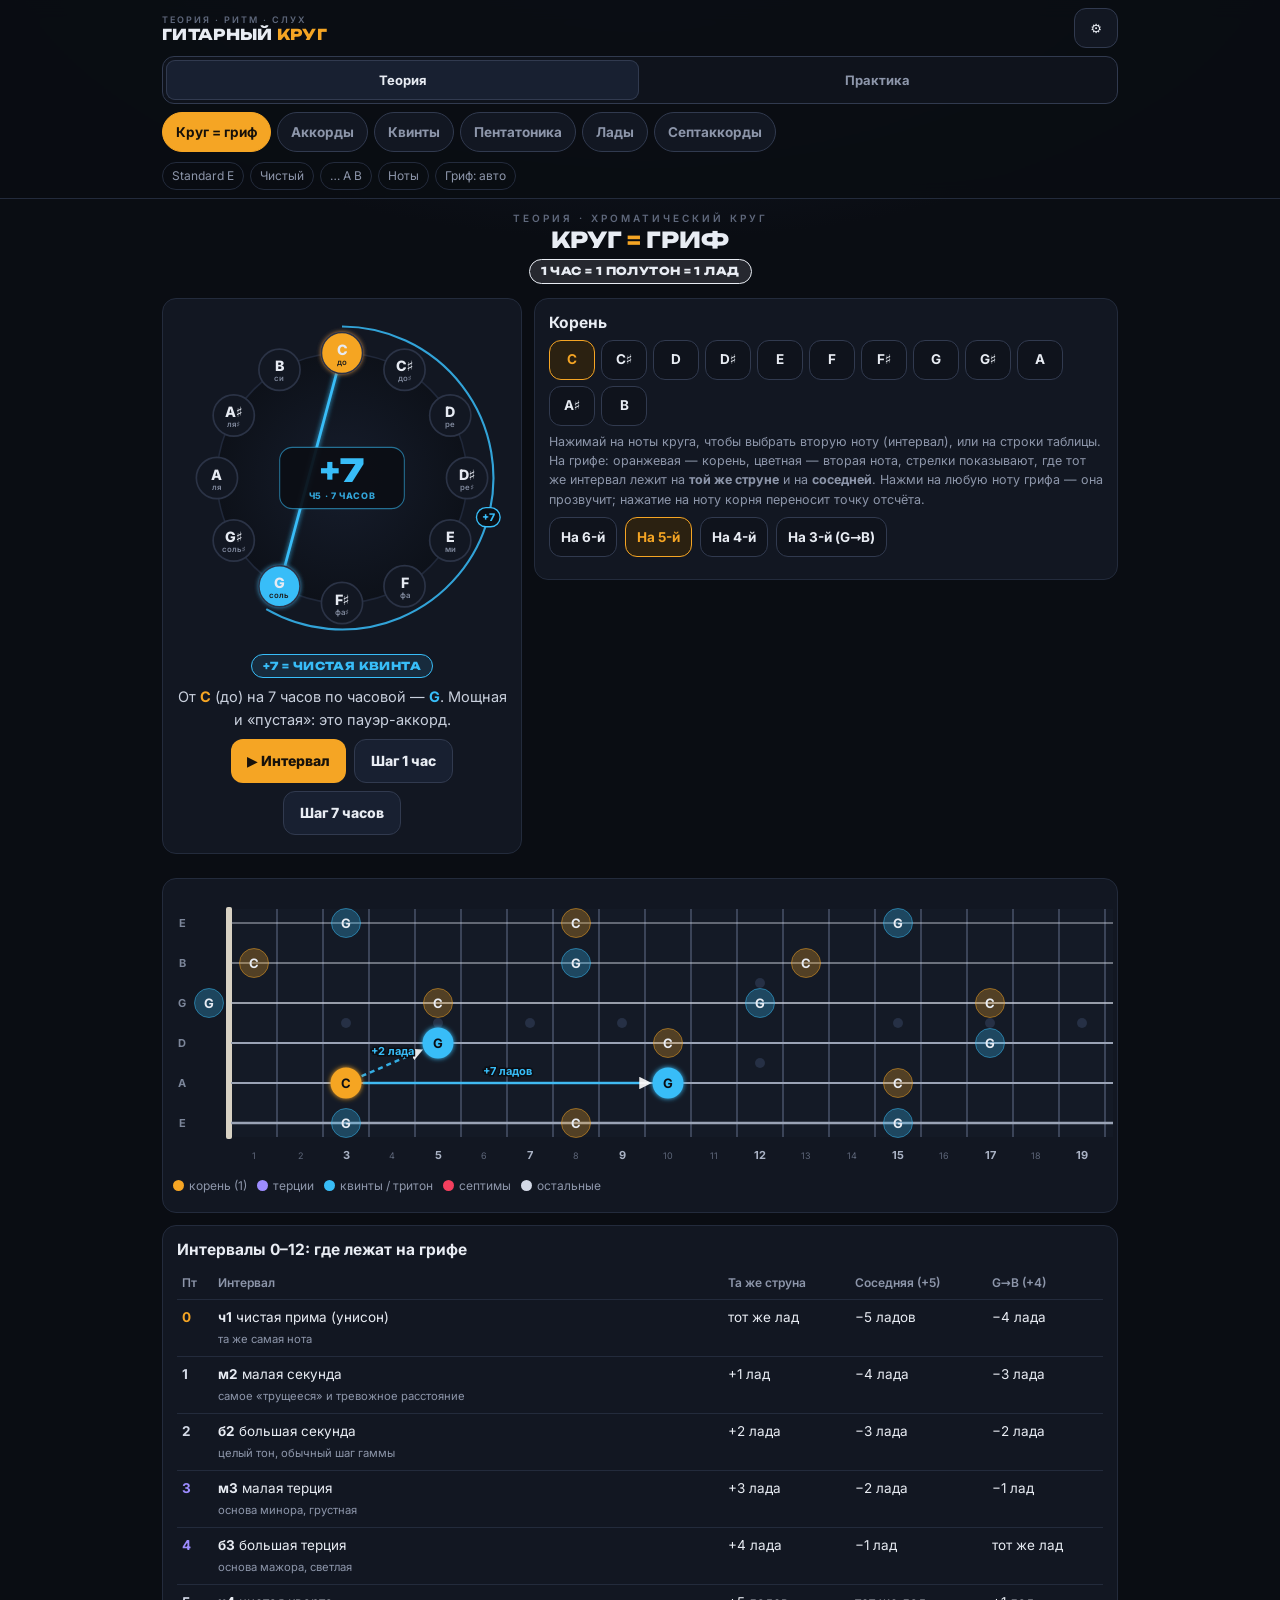
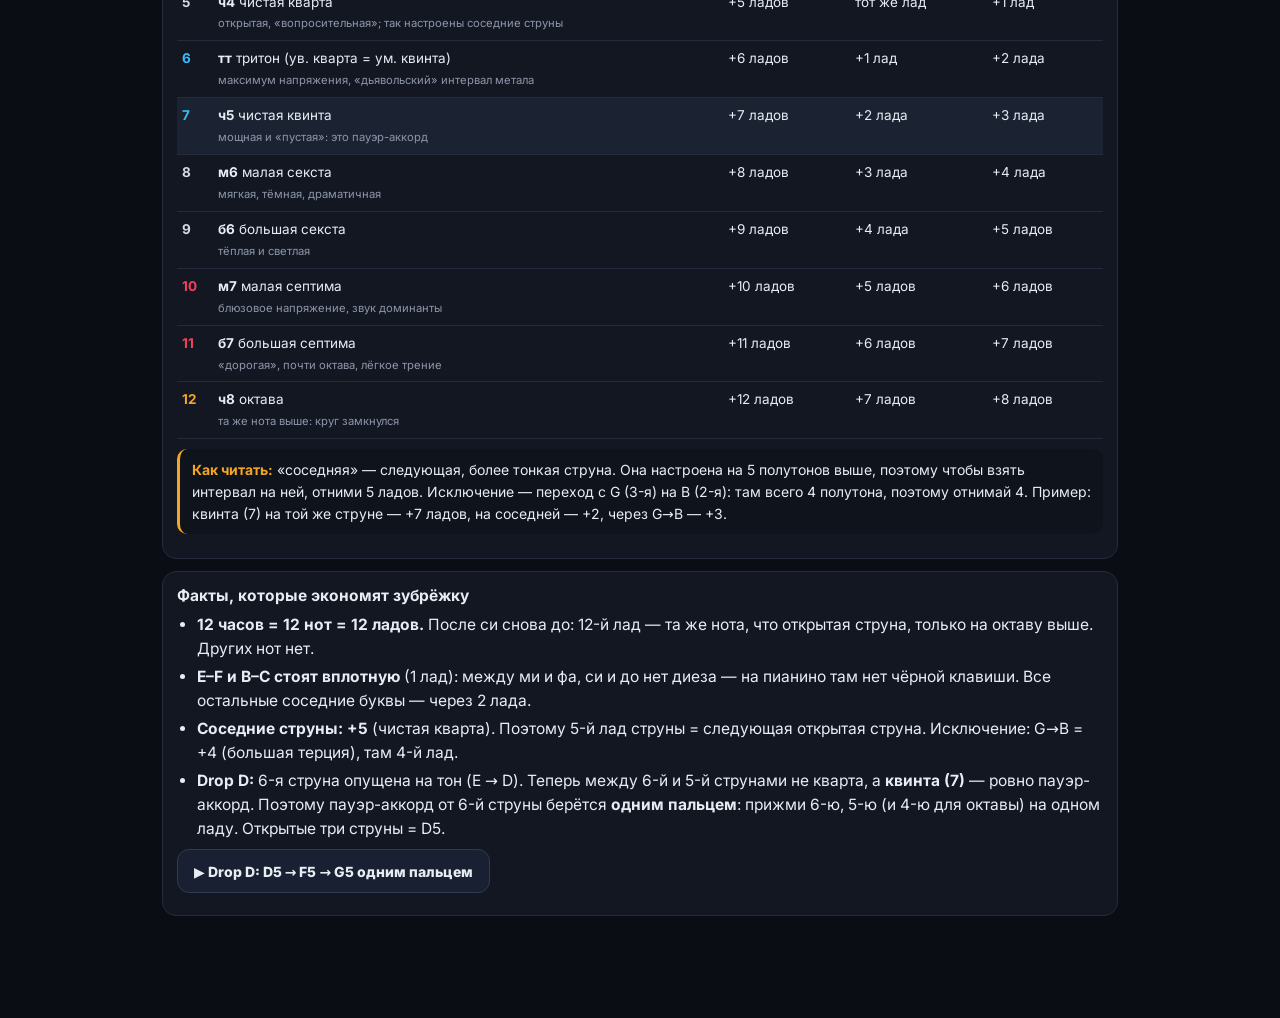
<file: index.html>
<!DOCTYPE html>
<html lang="ru">
<head>
<meta charset="utf-8">
<meta name="viewport" content="width=device-width, initial-scale=1, viewport-fit=cover">
<meta name="theme-color" content="#0a0d13">
<title>Гитарный круг — теория, ритм и слух на грифе</title>
<link rel="icon" href="data:image/svg+xml,%3Csvg xmlns=%22http://www.w3.org/2000/svg%22 viewBox=%220 0 32 32%22%3E%3Ccircle cx=%2216%22 cy=%2216%22 r=%2214%22 fill=%22%230a0d13%22 stroke=%22%23f5a524%22 stroke-width=%223%22/%3E%3Cpath d=%22M10 22 16 8 22 22z%22 fill=%22none%22 stroke=%22%23f5a524%22 stroke-width=%222.5%22/%3E%3C/svg%3E">
<meta name="description" content="Теория, ритм и слух прямо на грифе электрогитары">
<link rel="manifest" href="manifest.webmanifest">
<link rel="apple-touch-icon" href="icons/apple-touch-icon.png">
<link rel="stylesheet" href="css/style.css">
</head>
<body>
<svg width="0" height="0" style="position:absolute" aria-hidden="true" focusable="false">
  <defs>
    <filter id="glow" x="-60%" y="-60%" width="220%" height="220%">
      <feGaussianBlur stdDeviation="2.6" result="b"/>
      <feMerge><feMergeNode in="b"/><feMergeNode in="SourceGraphic"/></feMerge>
    </filter>
    <radialGradient id="discGrad"><stop offset="0" stop-color="#161d2c"/><stop offset="1" stop-color="#0d1119"/></radialGradient>
    <marker id="arrow-w" viewBox="0 0 10 10" refX="7" refY="5" markerWidth="5" markerHeight="5" orient="auto-start-reverse"><path d="M0,0 L10,5 L0,10 z" fill="#ffffff"/></marker>
    <marker id="arrow-o" viewBox="0 0 10 10" refX="7" refY="5" markerWidth="5" markerHeight="5" orient="auto-start-reverse"><path d="M0,0 L10,5 L0,10 z" fill="#f5a524"/></marker>
    <marker id="arrow-p" viewBox="0 0 10 10" refX="7" refY="5" markerWidth="5" markerHeight="5" orient="auto-start-reverse"><path d="M0,0 L10,5 L0,10 z" fill="#9d8cff"/></marker>
    <marker id="arrow-c" viewBox="0 0 10 10" refX="7" refY="5" markerWidth="5" markerHeight="5" orient="auto-start-reverse"><path d="M0,0 L10,5 L0,10 z" fill="#38bdf8"/></marker>
  </defs>
</svg>
<div id="flash"></div>
<header id="top">
  <div class="top-row">
    <div class="brand"><small>ТЕОРИЯ · РИТМ · СЛУХ</small>ГИТАРНЫЙ <span>КРУГ</span></div>
    <div class="grow"></div>
    <span id="snd" class="note"></span>
    <button id="stopAll" class="iconbtn stop" hidden aria-label="Остановить всё">■ <span id="stopName">стоп</span></button>
    <button id="gear" class="iconbtn" aria-label="Настройки" aria-expanded="false">⚙</button>
  </div>
  <div class="sect" id="sections"></div>
  <nav class="tabs" id="tabs" aria-label="Вкладки"></nav>
  <div class="statusline" id="statusline"></div>
  <div id="settings" hidden></div>
</header>
<main id="page"></main>
<noscript>Для работы приложения нужен JavaScript.</noscript>
<script type="module" src="js/main.js"></script>
</body>
</html>
</file>
<file: css/style.css>
/* Гитарный круг — тёмная тема, mobile-first */
@font-face { font-family: 'Unbounded'; font-style: normal; font-weight: 800; font-display: swap; src: url(fonts/unbounded-cyrillic-800-normal.woff2) format('woff2'); unicode-range: U+0301, U+0400-045F, U+0490-0491, U+04B0-04B1, U+2116; }
@font-face { font-family: 'Unbounded'; font-style: normal; font-weight: 800; font-display: swap; src: url(fonts/unbounded-latin-800-normal.woff2) format('woff2'); unicode-range: U+0000-00FF, U+0131, U+0152-0153, U+02BB-02BC, U+02C6, U+02DA, U+02DC, U+0304, U+0308, U+0329, U+2000-206F, U+20AC, U+2122, U+2191, U+2193, U+2212, U+2215, U+FEFF, U+FFFD; }
@font-face { font-family: 'Inter'; font-style: normal; font-weight: 100 900; font-display: swap; src: url(fonts/inter-cyrillic-wght-normal.woff2) format('woff2'); unicode-range: U+0301, U+0400-045F, U+0490-0491, U+04B0-04B1, U+2116; }
@font-face { font-family: 'Inter'; font-style: normal; font-weight: 100 900; font-display: swap; src: url(fonts/inter-latin-wght-normal.woff2) format('woff2'); unicode-range: U+0000-00FF, U+0131, U+0152-0153, U+02BB-02BC, U+02C6, U+02DA, U+02DC, U+0304, U+0308, U+0329, U+2000-206F, U+20AC, U+2122, U+2191, U+2193, U+2212, U+2215, U+FEFF, U+FFFD; }

:root {
  --bg: #0a0d13; --bg2: #0f131c; --card: #121722; --card2: #182031; --line: #232b3c; --line2: #313a4f;
  --tx: #e8ecf3; --mu: #8d96aa; --mu2: #5f687c;
  --root: #f5a524; --third: #9d8cff; --fifth: #38bdf8; --seventh: #f43f5e; --char: #a3e635; --long: #e05bbf; --short: #2dd4bf;
  --disp: 'Unbounded', 'Arial Black', system-ui, sans-serif;
  --txt: 'Inter', system-ui, -apple-system, 'Segoe UI', Roboto, sans-serif;
  --r: 14px;
}
* { box-sizing: border-box; -webkit-tap-highlight-color: transparent; }
html { -webkit-text-size-adjust: 100%; }
body {
  margin: 0; min-height: 100vh; color: var(--tx); font: 15px/1.55 var(--txt);
  background: radial-gradient(1200px 600px at 50% -10%, #182035 0%, var(--bg) 55%) fixed, var(--bg);
  padding: env(safe-area-inset-top) env(safe-area-inset-right) env(safe-area-inset-bottom) env(safe-area-inset-left);
}
button, input, select, textarea { font: inherit; color: inherit; }
button { cursor: pointer; }
a { color: var(--fifth); }
h1, h2, h3 { margin: 0; }
h2 { font: 800 19px/1.25 var(--disp); letter-spacing: .2px; margin: 4px 0 6px; }
h2 .acc { color: var(--c, var(--root)); }
h3 { font: 700 15.5px/1.35 var(--txt); margin: 16px 0 6px; color: var(--tx); }
p { margin: 6px 0; }
small, .mu { color: var(--mu); }
.disp { font-family: var(--disp); }
ul, ol { padding-left: 20px; margin: 6px 0; }
li { margin: 4px 0; }
kbd { background: var(--card2); border: 1px solid var(--line2); border-radius: 5px; padding: 0 5px; font-size: 12px; }

/* ---------- шапка ---------- */
#top { position: sticky; top: 0; z-index: 20; background: rgba(10, 13, 19, .93); backdrop-filter: blur(10px); -webkit-backdrop-filter: blur(10px); border-bottom: 1px solid var(--line); }
.top-row { display: flex; align-items: center; gap: 8px; padding: 8px 12px 4px; max-width: 980px; margin: 0 auto; }
.brand { font: 800 15px/1 var(--disp); letter-spacing: .3px; white-space: nowrap; }
.brand small { display: block; font: 600 9px/1.4 var(--txt); letter-spacing: 2px; color: var(--mu2); }
.brand span { color: var(--root); }
.top-row .grow { flex: 1; }
.iconbtn { min-width: 44px; height: 40px; border-radius: 12px; border: 1px solid var(--line2); background: var(--card); display: inline-flex; align-items: center; justify-content: center; gap: 6px; padding: 0 10px; font-weight: 700; font-size: 13px; }
.iconbtn.stop { background: #3a1220; border-color: var(--seventh); color: #ffd1da; }
.iconbtn[hidden] { display: none; }
.sect { padding: 4px 12px; max-width: 980px; margin: 0 auto; }
.tabs { display: flex; gap: 6px; overflow-x: auto; padding: 4px 12px 10px; max-width: 980px; margin: 0 auto; scrollbar-width: none; }
.tabs::-webkit-scrollbar { display: none; }
.tabs button { flex: none; min-height: 40px; padding: 8px 13px; border-radius: 999px; border: 1px solid var(--line2); background: var(--card); color: var(--mu); font-weight: 700; font-size: 13.5px; white-space: nowrap; }
.tabs button.on { background: var(--root); border-color: var(--root); color: #15100a; }
.statusline { display: flex; flex-wrap: wrap; gap: 6px; padding: 0 12px 8px; max-width: 980px; margin: 0 auto; font-size: 12px; color: var(--mu); }
.statusline button { border: 1px solid var(--line); background: transparent; color: var(--mu); border-radius: 999px; padding: 3px 9px; min-height: 28px; font-size: 12px; }
#settings { max-width: 980px; margin: 0 auto; padding: 0 12px 12px; }
#settings[hidden] { display: none; }
.setgrid { display: grid; grid-template-columns: 1fr; gap: 10px; background: var(--card); border: 1px solid var(--line); border-radius: var(--r); padding: 12px; }
@media (min-width: 700px) { .setgrid { grid-template-columns: 1fr 1fr; } }
.setrow { display: flex; flex-wrap: wrap; align-items: center; gap: 8px; }
.setrow > b { min-width: 92px; font-size: 13px; color: var(--mu); font-weight: 600; }

/* ---------- страница ---------- */
main { max-width: 980px; margin: 0 auto; padding: 10px 12px 90px; }
.card { background: var(--card); border: 1px solid var(--line); border-radius: var(--r); padding: 14px; margin: 12px 0; }
.card.tight { padding: 10px; }
.card:empty { display: none; }
.cols { display: grid; grid-template-columns: 1fr; gap: 12px; align-items: start; }
@media (min-width: 820px) { .cols { grid-template-columns: minmax(0, 360px) minmax(0, 1fr); } }
.row { display: flex; flex-wrap: wrap; align-items: center; gap: 8px; margin: 8px 0; }
.row.sp { justify-content: space-between; }
.lead { color: #c9d0dd; font-size: 14.5px; }
.kicker { font: 600 10px/1 var(--txt); letter-spacing: 3px; color: var(--mu2); text-transform: uppercase; text-align: center; margin-top: 4px; }
.title-big { font: 800 22px/1.15 var(--disp); text-align: center; margin: 4px 0 2px; text-transform: uppercase; }
.title-big span { color: var(--c, var(--root)); }

/* переключатели */
.seg { display: inline-flex; flex-wrap: wrap; background: var(--bg2); border: 1px solid var(--line2); border-radius: 12px; padding: 3px; gap: 2px; }
.seg button { min-height: 40px; min-width: 40px; border: 0; background: transparent; color: var(--mu); padding: 6px 11px; border-radius: 9px; font-weight: 700; font-size: 13px; }
.seg button.on { background: var(--card2); color: var(--tx); box-shadow: inset 0 0 0 1px var(--line2); }
.seg.wide { display: flex; } .seg.wide button { flex: 1; }
.chips { display: flex; flex-wrap: wrap; gap: 6px; margin: 6px 0; }
.chip { min-height: 40px; min-width: 40px; padding: 7px 11px; border-radius: 12px; border: 1px solid var(--line2); background: var(--bg2); color: var(--tx); font-weight: 700; font-size: 13.5px; }
.chip small { display: block; font-size: 10px; font-weight: 600; color: var(--mu); line-height: 1.1; }
.chip.on { background: #2b2111; border-color: var(--root); color: var(--root); }
.chip.on small { color: #d6a85a; }
.chip.p.on { background: #221d3d; border-color: var(--third); color: #cfc6ff; }
.chip.c.on { background: #0f2633; border-color: var(--fifth); color: #bfe9ff; }
.chip.r.on { background: #3a1220; border-color: var(--seventh); color: #ffc7d1; }
.chip.ok { border-color: #3fbf7f; background: #11281d; color: #8ff0bd; }
.chip.bad { border-color: var(--seventh); background: #2c121a; color: #ff9aae; }
.chip.cur { box-shadow: 0 0 0 2px #fff inset; }
.notes12 .chip { min-width: 46px; padding: 7px 4px; }
.btn { min-height: 44px; padding: 9px 16px; border-radius: 12px; border: 0; background: var(--root); color: #17110a; font-weight: 800; font-size: 14px; display: inline-flex; align-items: center; justify-content: center; gap: 6px; }
.btn.g { background: var(--card2); color: var(--tx); border: 1px solid var(--line2); }
.btn.p { background: var(--third); color: #120e24; }
.btn.c { background: var(--fifth); color: #04161f; }
.btn.r { background: var(--seventh); color: #22040b; }
.btn.sm { min-height: 40px; min-width: 40px; padding: 6px 12px; font-size: 13px; }
.btn:disabled { opacity: .45; }
.pill { display: inline-block; border: 1.5px solid var(--c); color: var(--c); background: color-mix(in srgb, var(--c) 12%, transparent); border-radius: 999px; padding: 3px 11px; font: 800 11px/1.5 var(--disp); letter-spacing: .4px; text-transform: uppercase; }
.pillrow { text-align: center; margin: 6px 0 2px; }
.info { border-left: 3px solid var(--c, var(--root)); background: var(--bg2); border-radius: 10px; padding: 10px 12px; margin: 10px 0; font-size: 14px; }
.info b { color: var(--c, var(--root)); }
.legend { display: flex; flex-wrap: wrap; gap: 10px; font-size: 12px; color: var(--mu); margin: 6px 0; }
.legend i { display: inline-block; width: 11px; height: 11px; border-radius: 50%; margin-right: 5px; vertical-align: -1px; }
.dg { font-weight: 800; }
.dg.r1 { color: var(--root); } .dg.r3 { color: var(--third); } .dg.r5 { color: var(--fifth); } .dg.r7 { color: var(--seventh); } .dg.rc { color: var(--char); }
table { border-collapse: collapse; width: 100%; font-size: 13.5px; }
th, td { border-bottom: 1px solid var(--line); padding: 7px 5px; text-align: left; vertical-align: top; }
th { color: var(--mu); font-weight: 600; font-size: 12px; }
tr.sel td { background: #1b2232; }
tr[data-act] { cursor: pointer; }
.tablewrap { overflow-x: auto; }
input[type=range] { width: 100%; accent-color: var(--root); height: 40px; }
input[type=number], input[type=text], select, textarea { background: var(--bg2); border: 1px solid var(--line2); border-radius: 10px; padding: 8px 10px; min-height: 40px; color: var(--tx); }
input[type=number] { width: 80px; }
textarea { width: 100%; min-height: 140px; font: 12px/1.35 ui-monospace, 'SF Mono', Menlo, Consolas, monospace; white-space: pre; }
details { border-top: 1px solid var(--line); margin-top: 10px; }
details > summary { cursor: pointer; font-weight: 700; padding: 10px 0; min-height: 40px; }
.grid2 { display: grid; grid-template-columns: 1fr 1fr; gap: 8px; }
.note { font-size: 12.5px; color: var(--mu); }
.warn { color: #ffb4c2; }

/* гриф */
.fb { margin: 8px -6px 0; }
.fb-scroll { overflow: auto; -webkit-overflow-scrolling: touch; padding: 2px 6px 6px; overscroll-behavior: contain; }
.fb-scroll.vert { max-height: 62vh; display: flex; justify-content: center; border-radius: 12px; }
.fb-svg { display: block; touch-action: pan-x pan-y; user-select: none; -webkit-user-select: none; }
.fb-scroll.vert .fb-svg { margin: 0 auto; }

/* круги */
.circle { width: 100%; max-width: 360px; display: block; margin: 0 auto; user-select: none; -webkit-user-select: none; }
.circle .node { cursor: pointer; }
.circle text { font-family: var(--txt); }
.circle text.disp { font-family: var(--disp); }

/* табы */
.tabbox { overflow-x: auto; background: var(--bg2); border: 1px solid var(--line); border-radius: 12px; padding: 6px; }
.tab-svg { display: block; }

/* вспышка метронома */
#flash { position: fixed; inset: 0; pointer-events: none; opacity: 0; z-index: 50; background: #fff; transition: opacity .12s; }
#toast { position: fixed; left: 50%; bottom: calc(18px + env(safe-area-inset-bottom)); transform: translateX(-50%) translateY(20px); background: #1d2435; border: 1px solid var(--line2); color: var(--tx); padding: 10px 14px; border-radius: 12px; font-size: 13.5px; opacity: 0; transition: .2s; z-index: 60; max-width: 92vw; pointer-events: none; }
#toast.show { opacity: 1; transform: translateX(-50%) translateY(0); }

/* метроном */
.bpmrow { display: flex; align-items: center; justify-content: center; gap: 6px; }
.bpmrow .btn { width: 52px; padding: 0; }
.bpm { font: 800 54px/1 var(--disp); color: var(--root); min-width: 130px; text-align: center; font-variant-numeric: tabular-nums; }
.bpmname { text-align: center; color: var(--mu); font-size: 13px; margin-top: 2px; }
.beats { display: flex; flex-wrap: wrap; gap: 6px; justify-content: center; margin: 10px 0 4px; }
.beat { width: 44px; height: 64px; border-radius: 11px; border: 1px solid var(--line2); background: var(--bg2); position: relative; display: flex; align-items: flex-end; padding: 4px; }
.beat i { display: block; width: 100%; border-radius: 6px; background: #3b4458; }
.beat i.l0 { height: 4px; background: #262d3d; } .beat i.l1 { height: 30%; } .beat i.l2 { height: 58%; } .beat i.l3 { height: 86%; background: #7a5a22; }
.beat b { position: absolute; top: 3px; left: 0; right: 0; text-align: center; font-size: 11px; color: var(--mu); }
.beat.now { border-color: #fff; box-shadow: 0 0 14px #f5a52466; }
.beat.now i { background: var(--root); } .beat.now i.l0 { background: #6b7280; }
.subs { display: flex; gap: 5px; justify-content: center; min-height: 14px; }
.subs span { width: 10px; height: 10px; border-radius: 50%; background: #20263a; }
.subs span.now { background: var(--fifth); }
.bigplay { min-height: 56px; font-size: 17px; width: 100%; }
.countin { text-align: center; font: 800 38px/1 var(--disp); color: var(--fifth); min-height: 40px; }
.ex { border-top: 1px solid var(--line); padding: 12px 0; }
.ex:first-child { border-top: 0; }
.ex .t { font-weight: 800; font-size: 15px; }
.hist { font-size: 12px; color: var(--mu); }

/* подложка */
.prog { display: flex; flex-wrap: wrap; gap: 6px; margin: 8px 0; }
.pc { min-width: 62px; min-height: 52px; border-radius: 12px; border: 1px solid var(--line2); background: var(--bg2); padding: 6px 8px; text-align: center; font-weight: 800; position: relative; }
.pc small { display: block; font-size: 10.5px; color: var(--mu); font-weight: 600; }
.pc.now { border-color: var(--root); background: #2b2111; box-shadow: 0 0 16px #f5a52455; }
.pc .x { position: absolute; top: -8px; right: -8px; width: 26px; height: 26px; border-radius: 50%; border: 1px solid var(--line2); background: var(--card2); font-size: 13px; line-height: 1; padding: 0; }
.pc .x::after { content: ''; position: absolute; left: 50%; top: 50%; width: 40px; height: 40px; transform: translate(-50%, -50%); border-radius: 50%; }
.mix { display: grid; grid-template-columns: auto 1fr auto; gap: 6px 10px; align-items: center; }

/* редактор табов */
.tabed { overflow-x: auto; background: var(--bg2); border: 1px solid var(--line); border-radius: 12px; padding: 6px 4px; -webkit-overflow-scrolling: touch; }
.tg { display: flex; width: max-content; }
.tg > div { display: flex; flex-direction: column; flex: none; }
.tcell { display: block; flex: none; width: 40px; height: 40px; border: 0; background: transparent; position: relative; padding: 0; font: 800 14px var(--txt); color: var(--tx); }
.tcell::before { content: ''; position: absolute; left: 0; right: 0; top: 50%; border-top: 1px solid #3a4357; }
.tcell span { position: relative; z-index: 1; background: var(--bg2); padding: 0 2px; border-radius: 4px; }
.tcell.sus::after { content: ''; position: absolute; left: 0; right: 0; top: calc(50% - 2px); height: 4px; background: #f5a52455; }
.tcell.beatc { background: rgba(255, 255, 255, .025); }
.tcell.barl { box-shadow: inset 2px 0 0 #596278; }
.tcell.sel { outline: 2px solid var(--fifth); outline-offset: -2px; border-radius: 6px; }
.tcell.playc { background: rgba(56, 189, 248, .16); }
.tmeta { height: 40px; font-size: 10px; font-weight: 800; color: var(--root); }
.tmeta::before { display: none; }
.tlab { width: 22px; height: 40px; display: flex; align-items: center; justify-content: center; font-weight: 800; font-size: 12px; color: var(--mu); }
.pad { display: grid; grid-template-columns: repeat(6, 1fr); gap: 6px; }
.pad button { min-height: 42px; }

/* тест ритма */
.tap { width: 100%; min-height: 170px; border-radius: 22px; border: 2px solid var(--line2); background: radial-gradient(circle at 50% 40%, #1d2638, #111621); font: 800 22px var(--disp); color: var(--tx); touch-action: manipulation; user-select: none; -webkit-user-select: none; }
.tap.hit { border-color: var(--root); box-shadow: 0 0 24px #f5a52455; }
.stat { display: grid; grid-template-columns: repeat(2, 1fr); gap: 8px; }
.stat div { background: var(--bg2); border: 1px solid var(--line); border-radius: 12px; padding: 10px; }
.stat b { display: block; font: 800 20px var(--disp); }
.stat small { font-size: 11.5px; }
.figure { display: flex; justify-content: center; margin: 6px 0; }

/* квизы */
.qbox { text-align: center; }
.qbig { font: 800 30px/1.2 var(--disp); margin: 8px 0; }
.streak { font-weight: 800; color: var(--root); }
.answers { display: flex; flex-wrap: wrap; gap: 6px; justify-content: center; }
.dots { display: flex; gap: 6px; justify-content: center; margin: 8px 0; }
.dots span { width: 30px; height: 30px; border-radius: 50%; border: 1px solid var(--line2); background: var(--bg2); display: inline-flex; align-items: center; justify-content: center; font-size: 12px; font-weight: 800; }
.dots span.ok { background: #1f6f4a; border-color: #3fbf7f; } .dots span.bad { background: #6b1d2d; border-color: var(--seventh); } .dots span.cur { border-color: #fff; }

/* план */
.week { border: 1px solid var(--line); border-radius: 12px; padding: 10px 12px; margin: 10px 0; background: var(--bg2); }
.daygrid { display: grid; grid-template-columns: repeat(7, 1fr); gap: 5px; margin-top: 8px; }
.daygrid button { min-height: 40px; border-radius: 10px; border: 1px solid var(--line2); background: var(--card); font-weight: 800; font-size: 12px; }
.daygrid button.done { background: #1f6f4a; border-color: #3fbf7f; }
.plan-slot { display: grid; grid-template-columns: 54px 1fr; gap: 8px; padding: 6px 0; border-bottom: 1px dashed var(--line); }
.plan-slot b { color: var(--root); font-variant-numeric: tabular-nums; }

@media (min-width: 640px) { body { font-size: 15.5px; } .bpm { font-size: 64px; } }

/* ---------- зоны нажатия ≥ 40 px (правило mobile-first) ---------- */
/* Быстрые переключатели в шапке выглядят компактно, но невидимая зона нажатия — 40 px по высоте */
.statusline button { position: relative; }
.statusline button::after { content: ''; position: absolute; left: 50%; top: 50%; width: max(100%, 40px); height: 40px; transform: translate(-50%, -50%); }
/* Галочки: вся подпись — зона нажатия высотой 40 px, сама галочка крупнее */
label:has(> input[type=checkbox]) { display: inline-flex; align-items: center; gap: 6px; min-height: 40px; cursor: pointer; }
input[type=checkbox] { width: 20px; height: 20px; margin: 0; accent-color: var(--root); flex: none; }
/* Ячейки таблиц, на которые можно нажать (позиции пентатоники) */
td[data-act] { height: 40px; vertical-align: middle; }

/* Шапка «липкая»: если открытые настройки выше экрана телефона, шапка прокручивается сама,
   иначе её низ был бы недостижим */
#top { max-height: 100vh; max-height: 100dvh; overflow-y: auto; overscroll-behavior: contain; }

/* ---------- плашка «Доступна новая версия» ---------- */
#update { position: fixed; left: 12px; right: 12px; bottom: calc(12px + env(safe-area-inset-bottom)); z-index: 60; max-width: 520px; margin: 0 auto;
  display: flex; align-items: center; gap: 8px; padding: 8px 8px 8px 14px; background: var(--card2); border: 1px solid var(--root);
  border-radius: 14px; box-shadow: 0 10px 30px rgba(0, 0, 0, .55); font-weight: 700; font-size: 14px; }
#update span { flex: 1; }

/* ---------- тюнер ---------- */
.tu-card { text-align: center; }
.tu-top { display: flex; justify-content: space-between; align-items: center; }
.tu-dial { position: relative; max-width: 340px; margin: 4px auto 0; }
.tu-gauge { width: 100%; height: auto; display: block; }
.tu-gauge #tu-needle { color: #4a5468; transition: transform .14s ease-out, color .2s; }
.tu-gauge:not(.live) #tu-needle { opacity: .55; }
.tu-note { position: absolute; left: 0; right: 0; bottom: 2px; font: 800 54px/1 var(--disp); letter-spacing: -1px; transition: color .2s; pointer-events: none; }
.tu-note sub { font-size: 18px; color: var(--mu); margin-left: 2px; vertical-align: baseline; }
.tu-hz { font-variant-numeric: tabular-nums; color: var(--mu); margin-top: 6px; min-height: 22px; }
.tu-hint { font-weight: 800; font-size: 16px; min-height: 48px; margin: 4px 0 8px; display: flex; align-items: center; justify-content: center; }
.tu-lvl { height: 6px; border-radius: 3px; background: #1b2232; overflow: hidden; margin: 0 auto 10px; max-width: 300px; }
.tu-lvl[hidden] { display: none; }
.tu-lvl i { display: block; height: 100%; width: 0; background: linear-gradient(90deg, #3fbf7f, #f5a524 80%, #f43f5e); transition: width .08s; }
.tu-strings { justify-content: center; margin-top: 12px; }
.tu-strings .chip small { display: inline; margin-left: 1px; }
</file>
